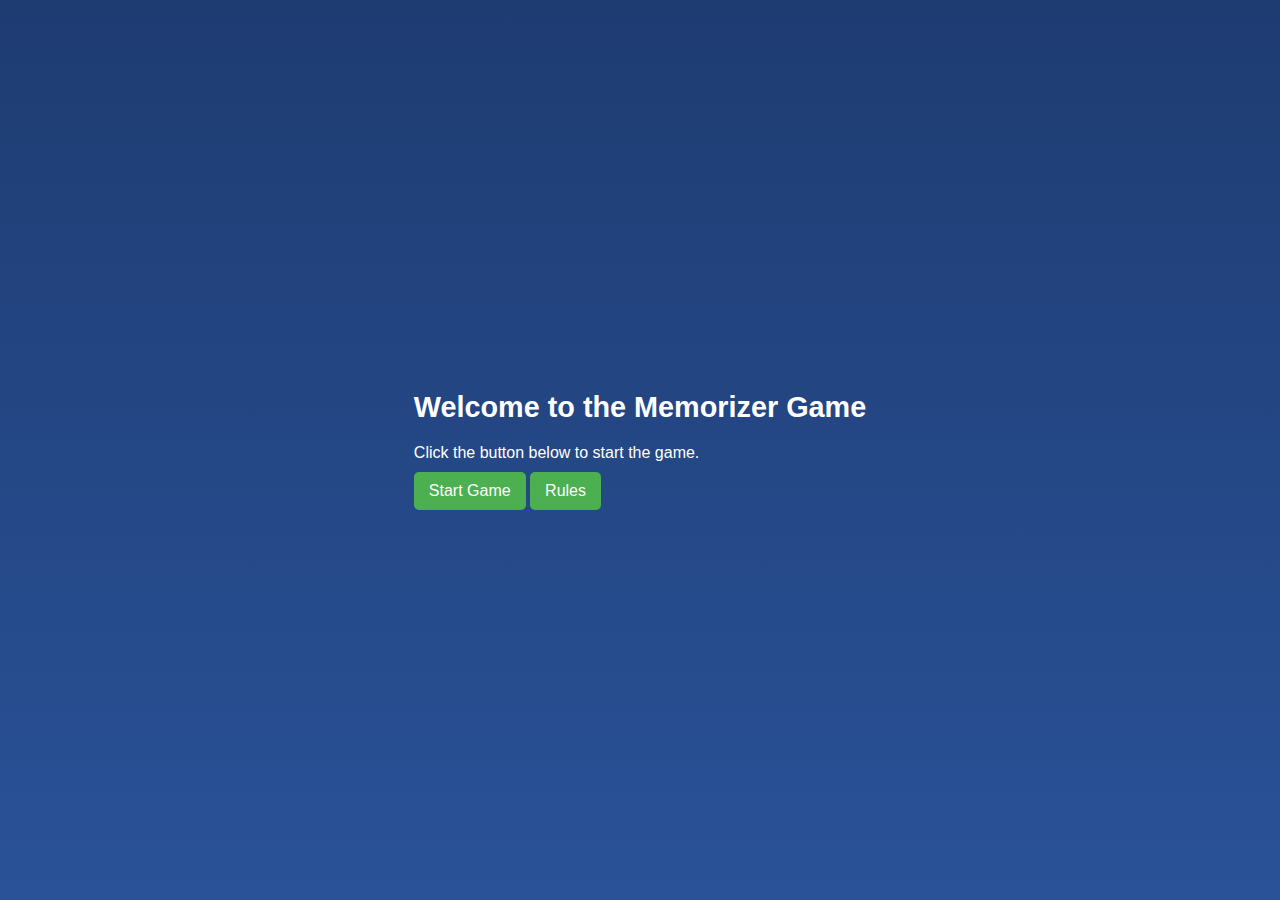
<file: index.html>
<!DOCTYPE html>
<html lang="en">
<head>
    <meta charset="UTF-8">
    <meta name="viewport" content="width=device-width, initial-scale=1.0">
    <title>Start Page</title>
    <link rel="stylesheet" href="styles.css">
</head>
<body>
    <div class="content">
        <h1>Welcome to the Memorizer Game</h1>
        <p>Click the button below to start the game.</p>
        <div class="btn-container">
            <button id="start-btn" class="action-btn">Start Game</button>
            <button id="rules-btn" class="action-btn">Rules</button>
        </div>
    </div>
    <script src="index.js"></script>
</body>
</html>
</file>
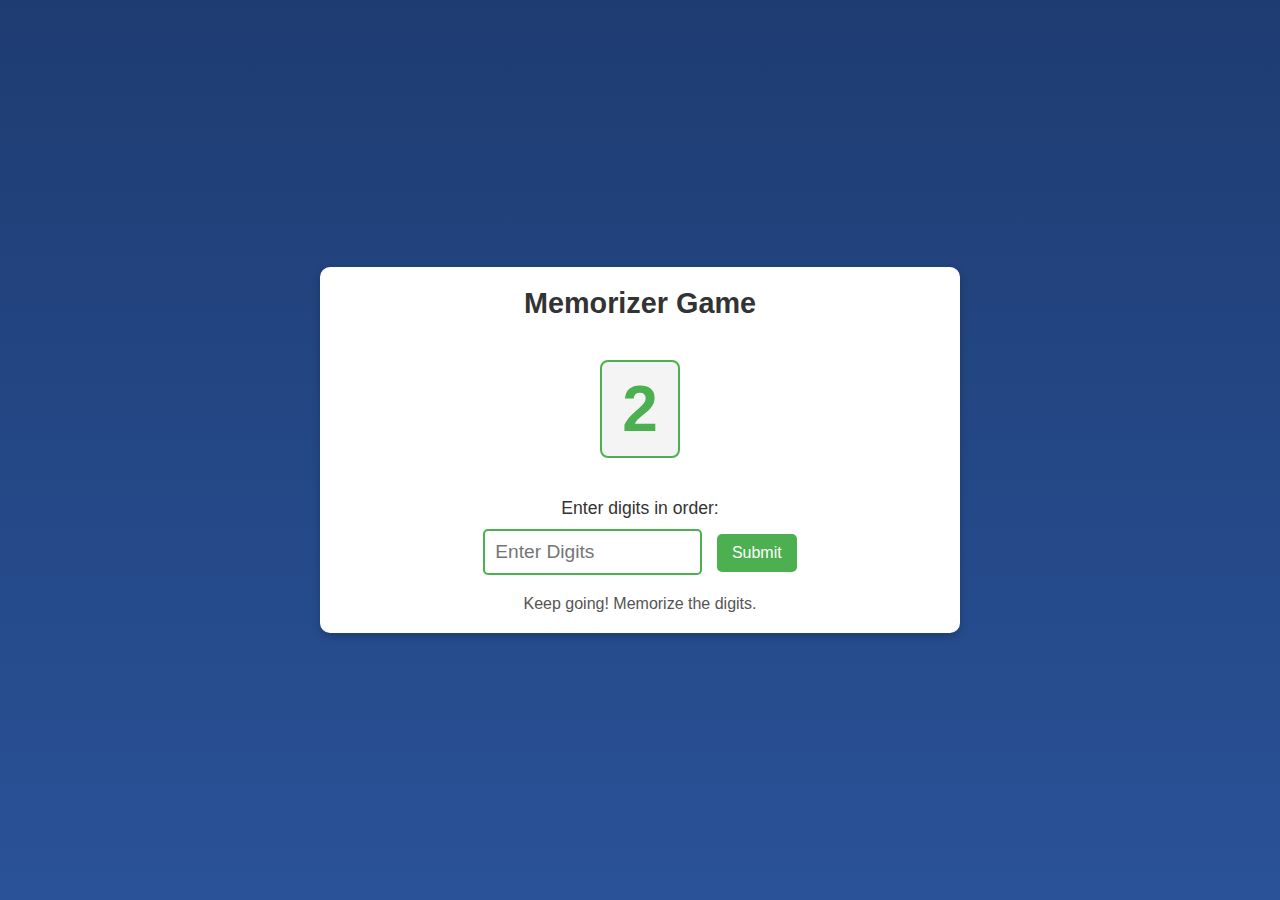
<file: game.html>
<!DOCTYPE html>
<html lang="en">
<head>
    <meta charset="UTF-8">
    <meta name="viewport" content="width=device-width, initial-scale=1.0">
    <title>Memorizer Game</title>
    <link rel="stylesheet" href="game.css">
</head>
<body>
    <div class="game-container">
        <h1>Memorizer Game</h1>

        <!-- Displayed Digit -->
        <h2 id="score-title" class="hidden">Your Score:</h2>
        <div id="display-digit" class="digit-display">
            0
        </div>

        <div id="game-over" class="hidden game-over">
            <h2>Correct Answer:</h2>
            <div id="final-answer" class="final-digits"></div>

            <h2>Your Answer:</h2>
            <div id="user-final-answer" class="wrong"></div>
            <div class="restart-btn-container">
                <button id="restart-btn" class="restart-btn">Play Again<img src="imgs/restart.png" alt="restart"></button>
                <button id="main-menu-btn" class="submit-btn">Main Menu</button>
            </div>
        </div>

        <!-- Input Section -->
        <div class="input-section">
            <label for="user-input">Enter digits in order:</label>
            <input id="user-input" type="text" class="digit-input" maxlength="" placeholder="Enter Digits">
            <button id="submit-btn" class="submit-btn">Submit</button>
        </div>

        <!-- Message Section -->
        <div id="message" class="message">
            <p>Keep going! Memorize the digits.</p>
        </div>
    </div>
    <script src="game.js"></script>
</body>
</html>
</file>
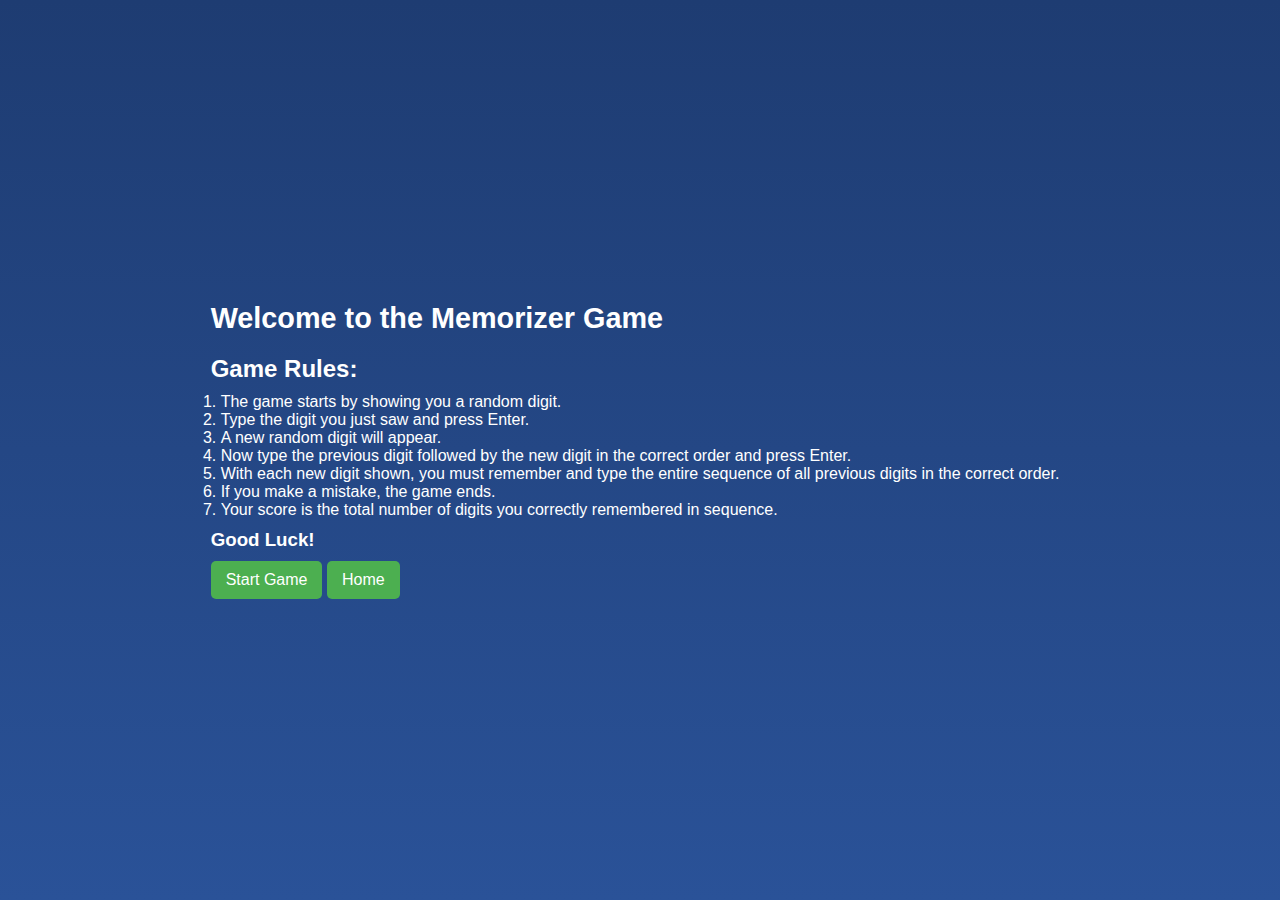
<file: rules.html>
<!DOCTYPE html>
<html lang="en">
<head>
    <meta charset="UTF-8">
    <meta name="viewport" content="width=device-width, initial-scale=1.0">
    <title>Start Page</title>
    <link rel="stylesheet" href="rules.css">
</head>
<body>
    <div class="content">
        <h1>Welcome to the Memorizer Game</h1>
        <h2>Game Rules:</h2>
        <div class="rule-list">
            <ol>
                <li>The game starts by showing you a random digit.</li>
                <li>Type the digit you just saw and press Enter.</li>
                <li>A new random digit will appear.</li>
                <li>Now type the previous digit followed by the new digit in the correct order and press Enter.</li>
                <li>With each new digit shown, you must remember and type the entire sequence of all previous digits in the correct order.</li>
                <li>If you make a mistake, the game ends.</li>
                <li>Your score is the total number of digits you correctly remembered in sequence.</li>
            </ol>
        </div>
        <h3>Good Luck!</h3>
        <div class="btn-container">
            <button id="start-btn" class="action-btn">Start Game</button>
            <button id="home-btn" class="action-btn">Home</button>
        </div>
    </div>
    <script src="rules.js"></script>
</body>
</html>
</file>
<file: styles.css>
* {
    margin: 0;
    padding: 0;
    box-sizing: border-box;
}

body {
    font-family: 'Arial', sans-serif;
    background: linear-gradient(to bottom, #1e3c72, #2a5298);
    color: #ffffff;
    display: flex;
    justify-content: center;
    align-items: center;
    height: 100vh;
}

.game-container {
    background-color: #ffffff;
    color: #333;
    padding: 20px;
    border-radius: 10px;
    box-shadow: 0 4px 8px rgba(0, 0, 0, 0.2);
    text-align: center;
    width: 300px;
}

h1 {
    font-size: 1.8em;
    margin-bottom: 20px;
}

.digit-display {
    font-size: 4em;
    font-weight: bold;
    color: #4CAF50;
    margin: 20px 0;
    border: 2px solid #4CAF50;
    padding: 10px;
    border-radius: 8px;
    display: inline-block;
    width: 80px;
    text-align: center;
    background-color: #f4f4f4;
}

.input-section {
    margin-top: 20px;
    text-align: center;
}

.input-section label {
    font-size: 1.1em;
    display: block;
    margin-bottom: 10px;
}

.digit-input {
    padding: 10px;
    font-size: 1.2em;
    width: 60%;
    border: 2px solid #ccc;
    border-radius: 5px;
    margin-right: 10px;
}

.digit-input:focus {
    outline: none;
    border-color: #4CAF50;
}

.action-btn {
    margin-top: 10px;
    padding: 10px 15px;
    font-size: 1em;
    background-color: #4CAF50;
    color: #fff;
    border: none;
    border-radius: 5px;
    cursor: pointer;
    transition: background-color 0.3s ease;
}

.action-btn:hover {
    background-color: #45a049;
}

.message {
    margin-top: 20px;
    font-size: 1em;
    color: #555;
}
</file>
<file: game.css>
* {
    margin: 0;
    padding: 0;
    box-sizing: border-box;
}

body {
    font-family: 'Arial', sans-serif;
    background: linear-gradient(to bottom, #1e3c72, #2a5298);
    color: #ffffff;
    display: flex;
    justify-content: center;
    align-items: center;
    height: 100vh;
}

.game-container {
    background-color: #ffffff;
    color: #333;
    padding: 20px;
    border-radius: 10px;
    box-shadow: 0 4px 8px rgba(0, 0, 0, 0.2);
    display: inline-flex;
    flex-direction: column;
    text-align: center;
    justify-content: center;
    align-items: center;
    width: 50%;
}

.game-over {
    text-align: center;
    width: 80%;
    display: flex;
    flex-direction: column;
    align-items: center;
    justify-content: center;
    height: 100%;
}

.restart-btn-container {
    text-align: center;
    width: 80%;
    display: flex;
    align-items: center;
    justify-content: center;
    height: 100%;
    gap: 20px;
}

h1 {
    font-size: 1.8em;
    margin-bottom: 20px;
}

.digit-display {
    font-size: 4em;
    font-weight: bold;
    color: #4CAF50;
    margin: 20px 0;
    border: 2px solid #4CAF50;
    padding: 10px;
    border-radius: 8px;
    display: inline-block;
    width: 80px;
    text-align: center;
    background-color: #f4f4f4;
}

.input-section {
    margin-top: 20px;
    text-align: center;
}

.input-section label {
    font-size: 1.1em;
    display: block;
    margin-bottom: 10px;
}

.digit-input {
    padding: 10px;
    font-size: 1.2em;
    width: 60%;
    border: 2px solid #ccc;
    border-radius: 5px;
    margin-right: 10px;
}

.digit-input:focus {
    outline: none;
    border-color: #4CAF50;
}

.submit-btn {
    padding: 10px 15px;
    font-size: 1em;
    background-color: #4CAF50;
    color: #fff;
    border: none;
    border-radius: 5px;
    cursor: pointer;
    transition: background-color 0.3s ease;
}

.restart-btn {
    padding: 10px 15px;
    font-size: 1em;
    background-color: #719dee;
    color: #fff;
    border: none;
    border-radius: 5px;
    cursor: pointer;
    transition: background-color 0.3s ease;
    display: flex;
    align-items: center;
    justify-content: center;
    gap: 10px;
    text-align: center;
    width: auto;
}

.submit-btn:hover {
    background-color: #45a049;
}

.message {
    margin-top: 20px;
    font-size: 1em;
    color: #555;
}

.final-digits {
    font-size: 4em;
    font-weight: bold;
    color: #4CAF50;
    justify-content: center;
    text-align: center;
}

.wrong {
    font-size: 4em;
    font-weight: bold;
    color: #d30b0b;
    justify-content: center;
    text-align: center;
}

.hidden {
    display: none;
}

.restart-btn img {
    max-width: 20px;
    max-height: 20px;
    object-fit: contain;
}
</file>
<file: rules.css>
* {
    margin: 0;
    padding: 0;
    box-sizing: border-box;
}

body {
    font-family: 'Arial', sans-serif;
    background: linear-gradient(to bottom, #1e3c72, #2a5298);
    color: #ffffff;
    display: flex;
    justify-content: center;
    align-items: center;
    height: 100vh;
}

h1 {
    font-size: 1.8em;
    margin-bottom: 20px;
}

.action-btn {
    margin-top: 10px;
    padding: 10px 15px;
    font-size: 1em;
    background-color: #4CAF50;
    color: #fff;
    border: none;
    border-radius: 5px;
    cursor: pointer;
    transition: background-color 0.3s ease;
}

.action-btn:hover {
    background-color: #45a049;
}

.message {
    margin-top: 20px;
    font-size: 1em;
    color: #555;
}

.rule-list {
    margin: 10px;
}
</file>
